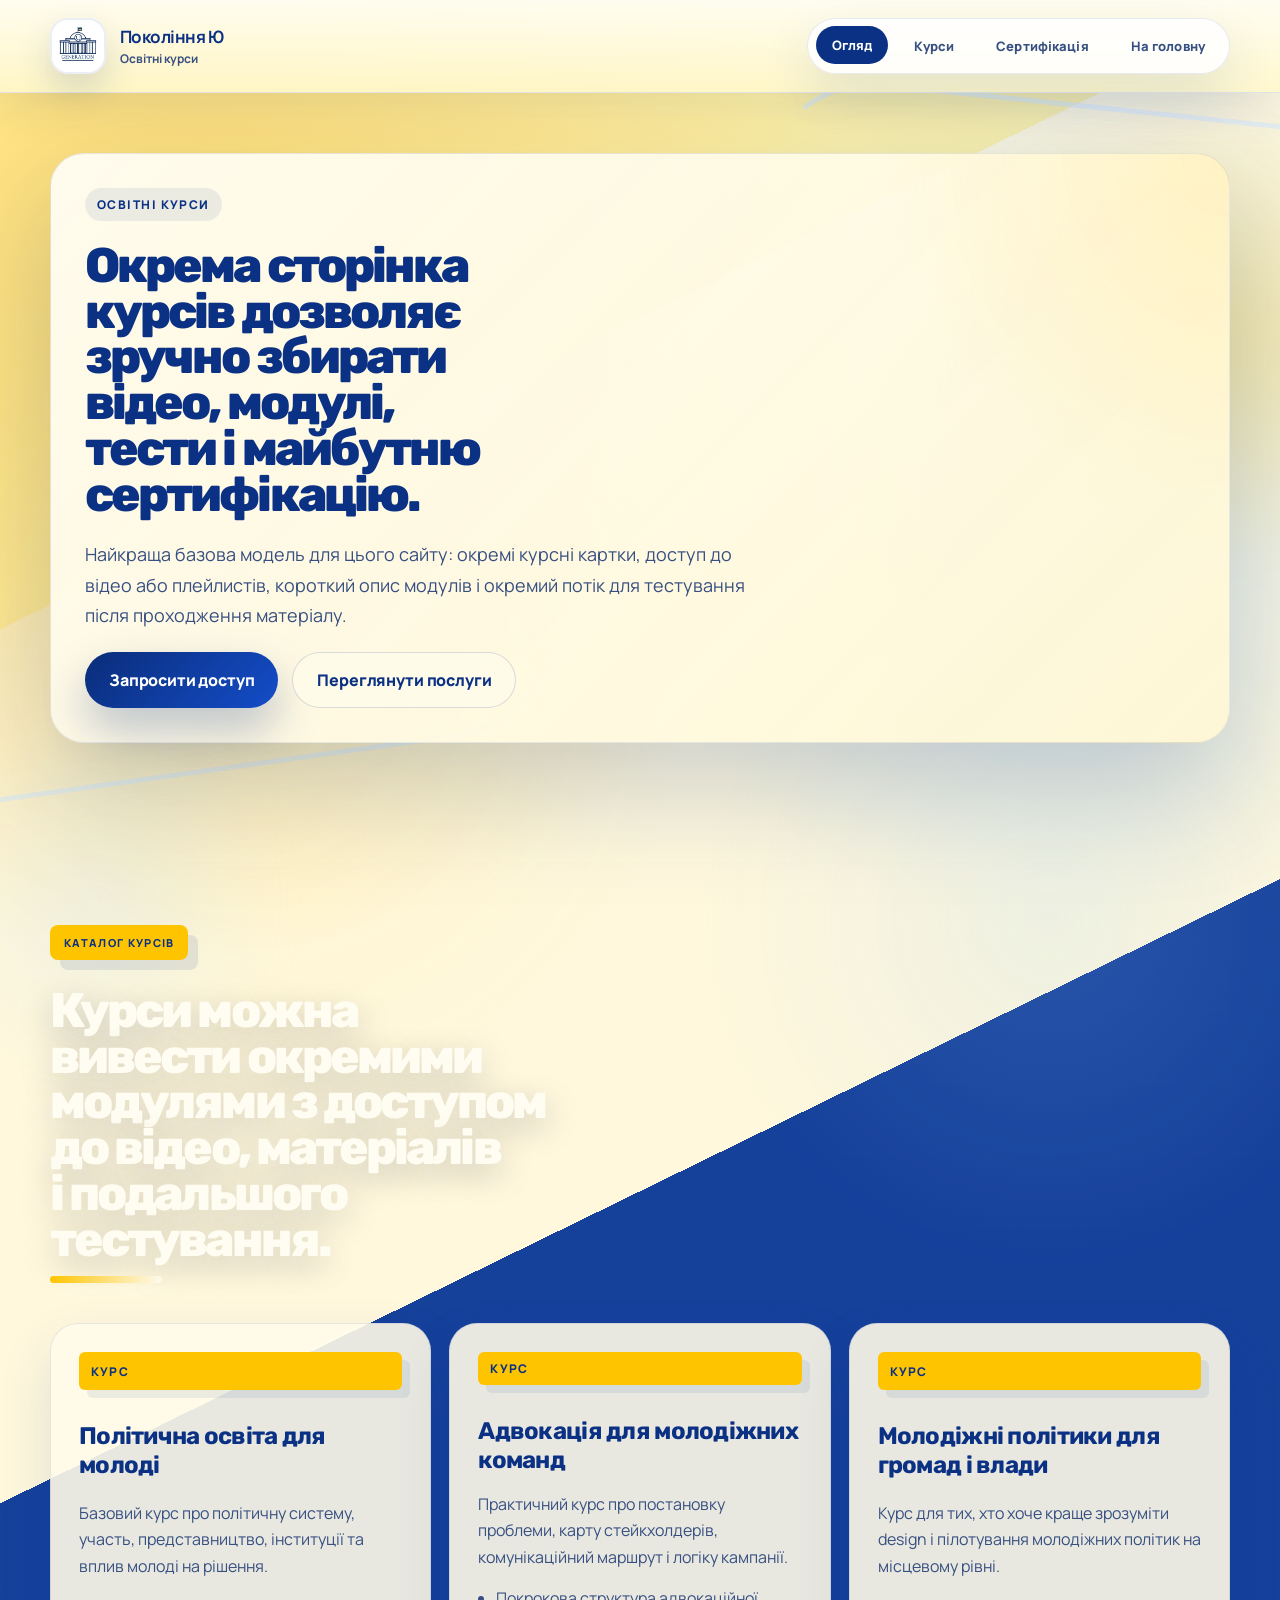
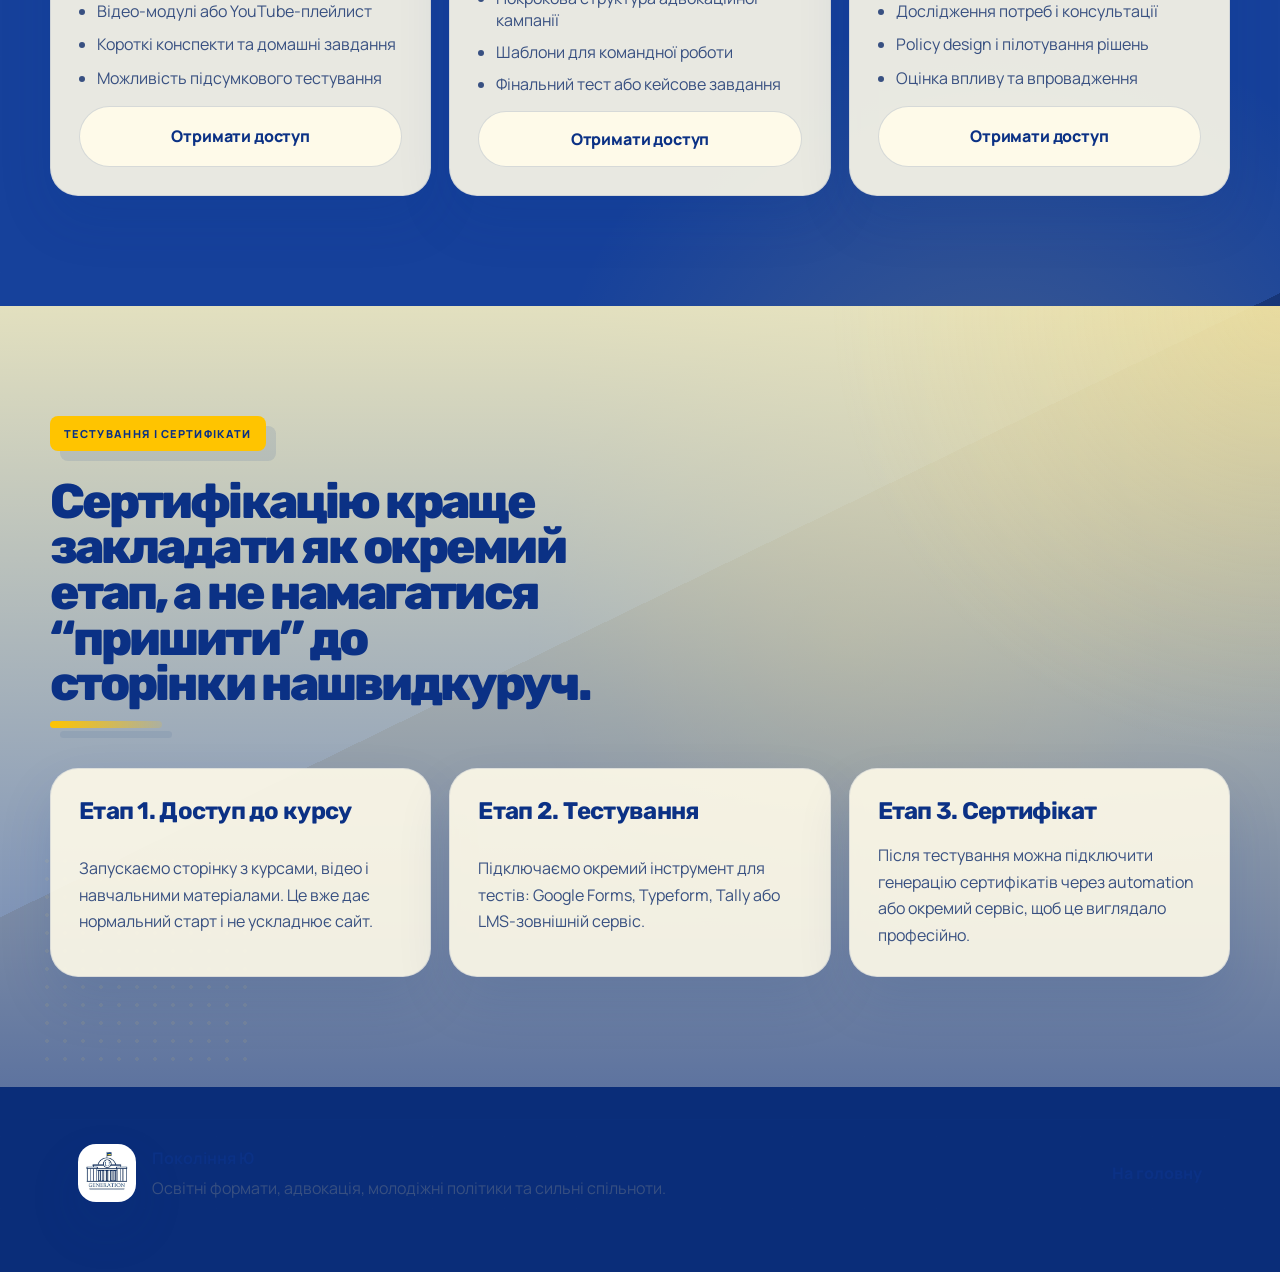
<file: courses.html>
<!DOCTYPE html>
<html lang="uk">
<head>
  <meta charset="UTF-8">
  <meta name="viewport" content="width=device-width, initial-scale=1.0">
  <title>Освітні курси | Покоління Ю</title>
  <meta
    name="description"
    content="Освітні курси Покоління Ю: політична освіта, адвокація, молодіжні політики та підготовка до тестування і сертифікації."
  >
  <link rel="preconnect" href="https://fonts.googleapis.com">
  <link rel="preconnect" href="https://fonts.gstatic.com" crossorigin>
  <link
    href="https://fonts.googleapis.com/css2?family=Manrope:wght@400;500;600;700;800&family=Rubik:wght@500;700;800;900&display=swap"
    rel="stylesheet"
  >
  <link rel="icon" type="image/svg+xml" href="./assets/favicon-yu.svg">
  <link rel="stylesheet" href="./styles.css">
</head>
<body data-content-page="courses">
  <div class="page-shell">
    <div class="page-atmosphere" aria-hidden="true">
      <span class="atmosphere-line atmosphere-line-one"></span>
      <span class="atmosphere-line atmosphere-line-two"></span>
      <span class="atmosphere-dots atmosphere-dots-one"></span>
      <span class="atmosphere-dots atmosphere-dots-two"></span>
    </div>

    <header class="site-header" id="top">
      <div class="container nav-wrap">
        <a class="brand" href="./index.html" aria-label="Покоління Ю">
          <span class="brand-mark">
            <img src="./assets/logo-instagram.jpg" alt="Логотип Покоління Ю">
          </span>
          <span class="brand-text">
            <strong>Покоління Ю</strong>
            <span>Освітні курси</span>
          </span>
        </a>

        <div class="header-actions">
          <nav class="site-nav" aria-label="Навігація сторінки курсів">
            <a href="#courses-top">Огляд</a>
            <a href="#courses-catalog">Курси</a>
            <a href="#courses-certification">Сертифікація</a>
            <a href="./index.html#courses">На головну</a>
          </nav>
        </div>
      </div>
    </header>

    <main class="subpage-main">
      <section class="subpage-hero" id="courses-top">
        <div class="container subpage-shell reveal">
          <span class="subpage-kicker" data-content="hero.kicker">Освітні курси</span>
          <h1 class="section-title" data-content="hero.title">Окрема сторінка курсів дозволяє зручно збирати відео, модулі, тести і майбутню сертифікацію.</h1>
          <p data-content="hero.text">
            Найкраща базова модель для цього сайту: окремі курсні картки, доступ до відео або плейлистів,
            короткий опис модулів і окремий потік для тестування після проходження матеріалу.
          </p>
          <div class="subpage-actions">
            <a class="button button-primary" href="mailto:ugeneration2023@gmail.com?subject=Запит%20на%20доступ%20до%20курсу">Запросити доступ</a>
            <a class="button button-secondary" href="./index.html#services">Переглянути послуги</a>
          </div>
        </div>
      </section>

      <section class="section" id="courses-catalog">
        <div class="container">
          <div class="section-heading reveal">
            <p class="eyebrow" data-content="catalog.eyebrow">Каталог курсів</p>
            <h2 class="section-title" data-content="catalog.title">Курси можна вивести окремими модулями з доступом до відео, матеріалів і подальшого тестування.</h2>
          </div>

          <div class="detail-grid">
            <article class="detail-card reveal">
              <span class="card-badge">Курс</span>
              <h3>Політична освіта для молоді</h3>
              <p>Базовий курс про політичну систему, участь, представництво, інституції та вплив молоді на рішення.</p>
              <ul class="detail-list">
                <li>Відео-модулі або YouTube-плейлист</li>
                <li>Короткі конспекти та домашні завдання</li>
                <li>Можливість підсумкового тестування</li>
              </ul>
              <a class="button button-secondary" href="mailto:ugeneration2023@gmail.com?subject=Доступ%20до%20курсу%20—%20Політична%20освіта">Отримати доступ</a>
            </article>

            <article class="detail-card reveal">
              <span class="card-badge">Курс</span>
              <h3>Адвокація для молодіжних команд</h3>
              <p>Практичний курс про постановку проблеми, карту стейкхолдерів, комунікаційний маршрут і логіку кампанії.</p>
              <ul class="detail-list">
                <li>Покрокова структура адвокаційної кампанії</li>
                <li>Шаблони для командної роботи</li>
                <li>Фінальний тест або кейсове завдання</li>
              </ul>
              <a class="button button-secondary" href="mailto:ugeneration2023@gmail.com?subject=Доступ%20до%20курсу%20—%20Адвокація">Отримати доступ</a>
            </article>

            <article class="detail-card reveal">
              <span class="card-badge">Курс</span>
              <h3>Молодіжні політики для громад і влади</h3>
              <p>Курс для тих, хто хоче краще зрозуміти design і пілотування молодіжних політик на місцевому рівні.</p>
              <ul class="detail-list">
                <li>Дослідження потреб і консультації</li>
                <li>Policy design і пілотування рішень</li>
                <li>Оцінка впливу та впровадження</li>
              </ul>
              <a class="button button-secondary" href="mailto:ugeneration2023@gmail.com?subject=Доступ%20до%20курсу%20—%20Молодіжні%20політики">Отримати доступ</a>
            </article>
          </div>
        </div>
      </section>

      <section class="section section-tint" id="courses-certification">
        <div class="container">
          <div class="section-heading reveal">
            <p class="eyebrow" data-content="certification.eyebrow">Тестування і сертифікати</p>
            <h2 class="section-title" data-content="certification.title">Сертифікацію краще закладати як окремий етап, а не намагатися “пришити” до сторінки нашвидкуруч.</h2>
          </div>

          <div class="detail-grid">
            <article class="certificate-card reveal">
              <h3>Етап 1. Доступ до курсу</h3>
              <p>Запускаємо сторінку з курсами, відео і навчальними матеріалами. Це вже дає нормальний старт і не ускладнює сайт.</p>
            </article>
            <article class="certificate-card reveal">
              <h3>Етап 2. Тестування</h3>
              <p>Підключаємо окремий інструмент для тестів: Google Forms, Typeform, Tally або LMS-зовнішній сервіс.</p>
            </article>
            <article class="certificate-card reveal">
              <h3>Етап 3. Сертифікат</h3>
              <p>Після тестування можна підключити генерацію сертифікатів через automation або окремий сервіс, щоб це виглядало професійно.</p>
            </article>
          </div>
        </div>
      </section>
    </main>

    <footer class="site-footer">
      <div class="container footer-wrap">
        <div class="footer-brand">
          <img src="./assets/logo-instagram.jpg" alt="Логотип Покоління Ю">
          <div>
            <strong>Покоління Ю</strong>
            <p>Освітні формати, адвокація, молодіжні політики та сильні спільноти.</p>
          </div>
        </div>
        <a href="./index.html" class="footer-link">На головну</a>
      </div>
    </footer>
  </div>

  <script src="./content.js"></script>
  <script src="./script.js"></script>
</body>
</html>
</file>
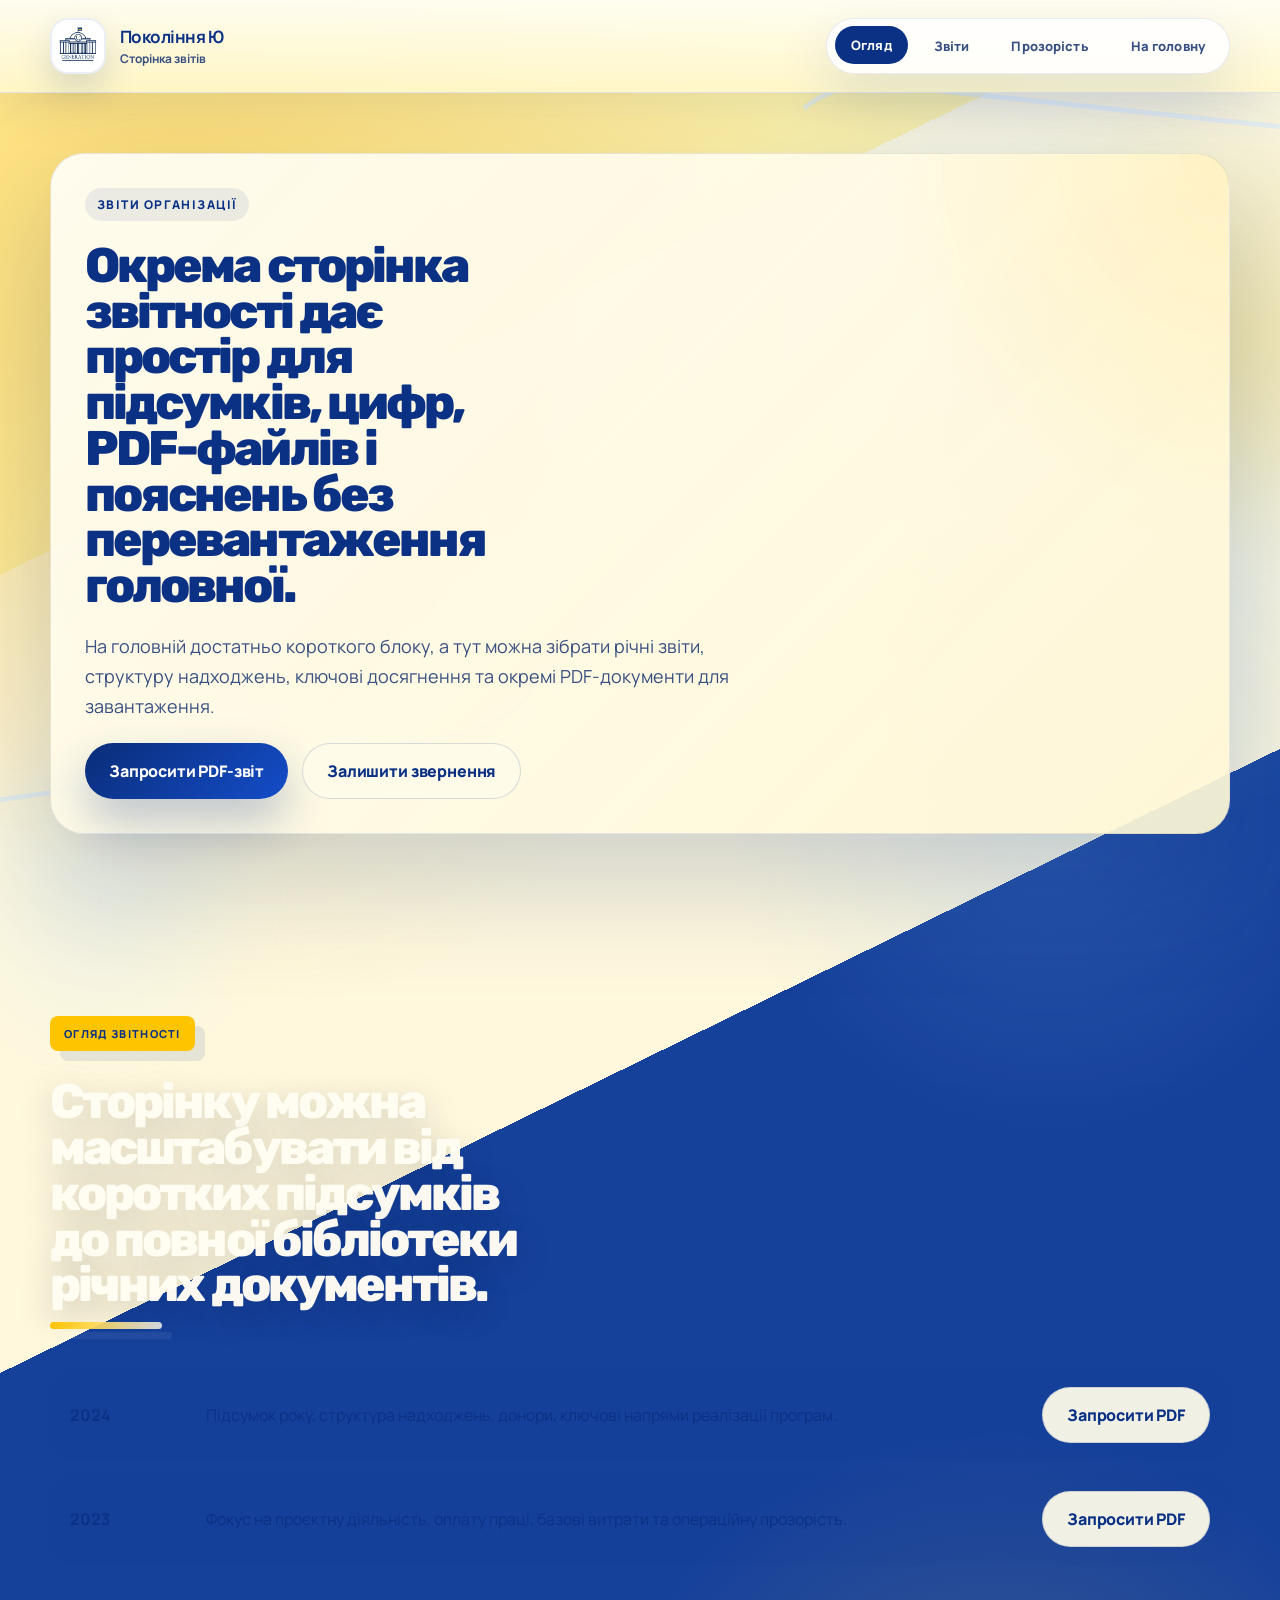
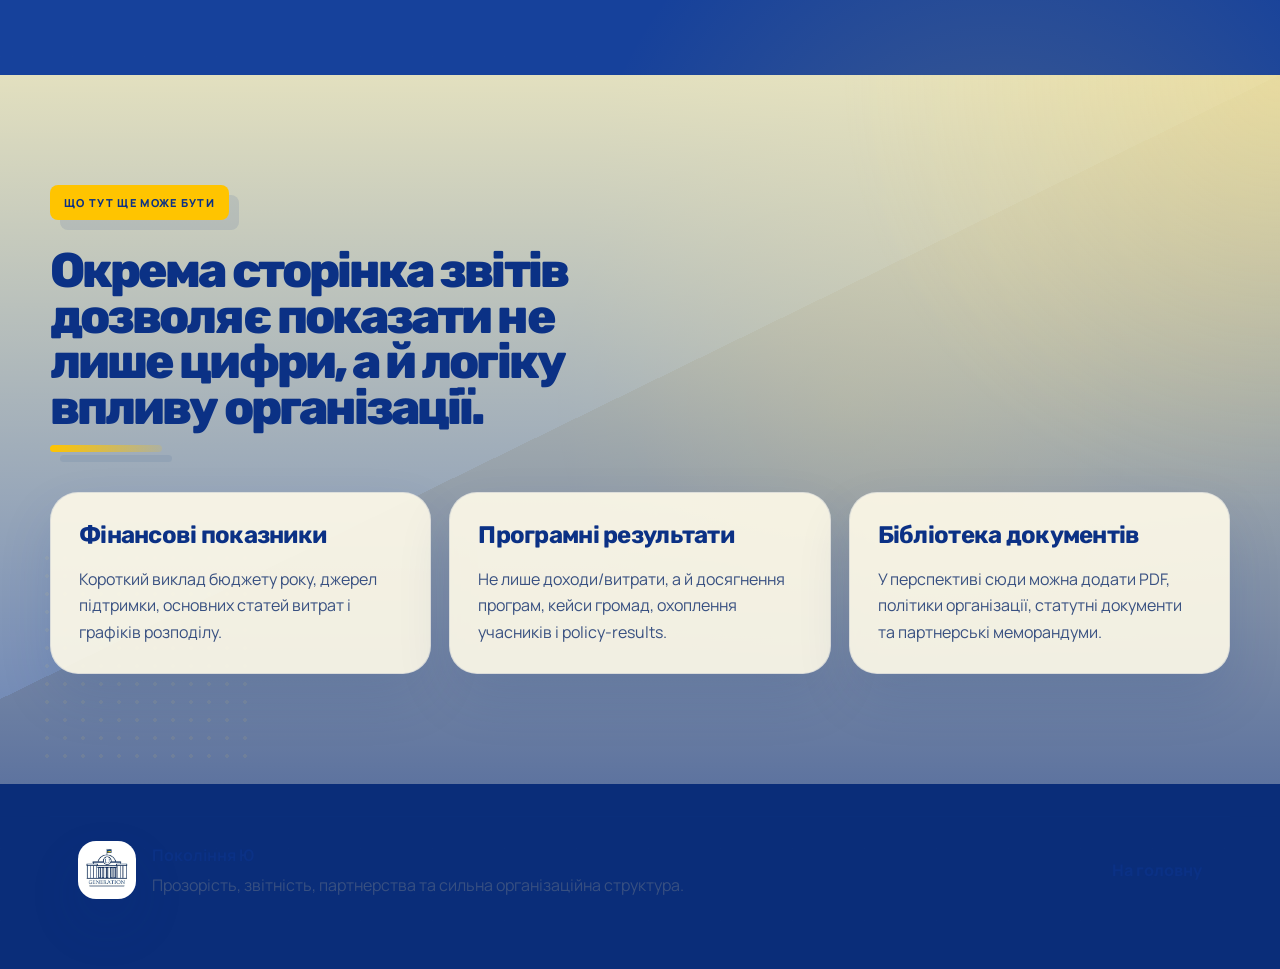
<file: reports.html>
<!DOCTYPE html>
<html lang="uk">
<head>
  <meta charset="UTF-8">
  <meta name="viewport" content="width=device-width, initial-scale=1.0">
  <title>Звіти | Покоління Ю</title>
  <meta
    name="description"
    content="Звіти Покоління Ю: короткі підсумки років, структура надходжень та окрема сторінка прозорості організації."
  >
  <link rel="preconnect" href="https://fonts.googleapis.com">
  <link rel="preconnect" href="https://fonts.gstatic.com" crossorigin>
  <link
    href="https://fonts.googleapis.com/css2?family=Manrope:wght@400;500;600;700;800&family=Rubik:wght@500;700;800;900&display=swap"
    rel="stylesheet"
  >
  <link rel="icon" type="image/svg+xml" href="./assets/favicon-yu.svg">
  <link rel="stylesheet" href="./styles.css">
</head>
<body data-content-page="reports">
  <div class="page-shell">
    <div class="page-atmosphere" aria-hidden="true">
      <span class="atmosphere-line atmosphere-line-one"></span>
      <span class="atmosphere-line atmosphere-line-two"></span>
      <span class="atmosphere-dots atmosphere-dots-one"></span>
      <span class="atmosphere-dots atmosphere-dots-two"></span>
    </div>

    <header class="site-header" id="top">
      <div class="container nav-wrap">
        <a class="brand" href="./index.html" aria-label="Покоління Ю">
          <span class="brand-mark">
            <img src="./assets/logo-instagram.jpg" alt="Логотип Покоління Ю">
          </span>
          <span class="brand-text">
            <strong>Покоління Ю</strong>
            <span>Сторінка звітів</span>
          </span>
        </a>

        <div class="header-actions">
          <nav class="site-nav" aria-label="Навігація сторінки звітів">
            <a href="#reports-top">Огляд</a>
            <a href="#reports-library">Звіти</a>
            <a href="#reports-transparency">Прозорість</a>
            <a href="./index.html#reports-summary">На головну</a>
          </nav>
        </div>
      </div>
    </header>

    <main class="subpage-main">
      <section class="subpage-hero" id="reports-top">
        <div class="container subpage-shell reveal">
          <span class="subpage-kicker" data-content="hero.kicker">Звіти організації</span>
          <h1 class="section-title" data-content="hero.title">Окрема сторінка звітності дає простір для підсумків, цифр, PDF-файлів і пояснень без перевантаження головної.</h1>
          <p data-content="hero.text">
            На головній достатньо короткого блоку, а тут можна зібрати річні звіти, структуру надходжень,
            ключові досягнення та окремі PDF-документи для завантаження.
          </p>
          <div class="subpage-actions">
            <a class="button button-primary" href="mailto:ugeneration2023@gmail.com?subject=Запит%20на%20річний%20звіт">Запросити PDF-звіт</a>
            <a class="button button-secondary" href="./index.html#feedback">Залишити звернення</a>
          </div>
        </div>
      </section>

      <section class="section" id="reports-library">
        <div class="container">
          <div class="section-heading reveal">
            <p class="eyebrow" data-content="overview.eyebrow">Огляд звітності</p>
            <h2 class="section-title" data-content="overview.title">Сторінку можна масштабувати від коротких підсумків до повної бібліотеки річних документів.</h2>
          </div>

          <div class="report-table">
            <article class="report-row reveal">
              <strong>2024</strong>
              <span>Підсумок року, структура надходжень, донори, ключові напрями реалізації програм.</span>
              <a class="button button-secondary" href="mailto:ugeneration2023@gmail.com?subject=Запит%20PDF%20звіт%202024">Запросити PDF</a>
            </article>
            <article class="report-row reveal">
              <strong>2023</strong>
              <span>Фокус на проєктну діяльність, оплату праці, базові витрати та операційну прозорість.</span>
              <a class="button button-secondary" href="mailto:ugeneration2023@gmail.com?subject=Запит%20PDF%20звіт%202023">Запросити PDF</a>
            </article>
          </div>
        </div>
      </section>

      <section class="section section-tint" id="reports-transparency">
        <div class="container">
          <div class="section-heading reveal">
            <p class="eyebrow" data-content="transparency.eyebrow">Що тут ще може бути</p>
            <h2 class="section-title" data-content="transparency.title">Окрема сторінка звітів дозволяє показати не лише цифри, а й логіку впливу організації.</h2>
          </div>

          <div class="detail-grid">
            <article class="report-card reveal">
              <h3>Фінансові показники</h3>
              <p>Короткий виклад бюджету року, джерел підтримки, основних статей витрат і графіків розподілу.</p>
            </article>
            <article class="report-card reveal">
              <h3>Програмні результати</h3>
              <p>Не лише доходи/витрати, а й досягнення програм, кейси громад, охоплення учасників і policy-results.</p>
            </article>
            <article class="report-card reveal">
              <h3>Бібліотека документів</h3>
              <p>У перспективі сюди можна додати PDF, політики організації, статутні документи та партнерські меморандуми.</p>
            </article>
          </div>
        </div>
      </section>
    </main>

    <footer class="site-footer">
      <div class="container footer-wrap">
        <div class="footer-brand">
          <img src="./assets/logo-instagram.jpg" alt="Логотип Покоління Ю">
          <div>
            <strong>Покоління Ю</strong>
            <p>Прозорість, звітність, партнерства та сильна організаційна структура.</p>
          </div>
        </div>
        <a href="./index.html" class="footer-link">На головну</a>
      </div>
    </footer>
  </div>

  <script src="./content.js"></script>
  <script src="./script.js"></script>
</body>
</html>
</file>
<file: styles.css>
:root {
  --bg: #fff8c4;
  --bg-strong: #fff2a9;
  --surface: rgba(255, 251, 233, 0.9);
  --surface-strong: #ffffff;
  --line: rgba(11, 49, 133, 0.14);
  --line-strong: rgba(11, 49, 133, 0.26);
  --ink: #0b3185;
  --muted: #385081;
  --brand: #0b3185;
  --brand-strong: #08286d;
  --accent: #ffc400;
  --accent-deep: #f1b000;
  --accent-soft: #bddcff;
  --accent-ice: #e8f4ff;
  --success: #2d8c79;
  --shadow-soft: 0 24px 54px rgba(11, 49, 133, 0.12);
  --shadow-bold: 0 42px 120px rgba(11, 49, 133, 0.22);
  --radius-xl: 34px;
  --radius-lg: 24px;
  --radius-md: 18px;
  --container: min(1180px, calc(100vw - 40px));
  --header-offset: 104px;
  --dot-pattern: radial-gradient(circle, rgba(255, 196, 0, 0.4) 0 1.6px, transparent 1.7px);
  --grid-pattern:
    linear-gradient(rgba(255, 255, 255, 0.08) 1px, transparent 1px),
    linear-gradient(90deg, rgba(255, 255, 255, 0.08) 1px, transparent 1px);
}

*,
*::before,
*::after {
  box-sizing: border-box;
}

html {
  scroll-behavior: smooth;
  scroll-padding-top: var(--header-offset);
  overflow-anchor: none;
}

body {
  margin: 0;
  font-family: "Manrope", sans-serif;
  background:
    radial-gradient(circle at 14% 10%, rgba(255, 211, 92, 0.72) 0, rgba(255, 211, 92, 0) 24%),
    radial-gradient(circle at 84% 16%, rgba(173, 214, 255, 0.3) 0, rgba(173, 214, 255, 0) 18%),
    radial-gradient(circle at 78% 72%, rgba(255, 214, 94, 0.18) 0, rgba(255, 214, 94, 0) 20%),
    linear-gradient(154deg, #fff2a7 0 18%, #fff8dd 18% 43%, #16419b 43% 72%, #0a2d79 72% 100%),
    linear-gradient(180deg, #fff9d7 0%, #fff4b5 100%);
  color: var(--ink);
  overflow-x: hidden;
  overflow-anchor: none;
  text-rendering: optimizeLegibility;
}

img {
  display: block;
  max-width: 100%;
}

a {
  color: inherit;
  text-decoration: none;
}

button {
  font: inherit;
}

.page-shell {
  position: relative;
  overflow: clip;
  isolation: isolate;
  overflow-anchor: none;
}

.page-shell::before,
.page-shell::after {
  content: "";
  position: absolute;
  inset: auto;
  z-index: 0;
  pointer-events: none;
  filter: blur(20px);
  animation: floatOrb 16s ease-in-out infinite alternate;
}

.page-shell::before {
  top: 110px;
  right: -140px;
  width: 460px;
  height: 460px;
  border-radius: 44px;
  background: radial-gradient(circle at center, rgba(255, 196, 0, 0.3), rgba(255, 196, 0, 0.03) 64%, transparent 78%);
  transform: rotate(-12deg);
}

.page-shell::after {
  top: 720px;
  left: -80px;
  width: 360px;
  height: 360px;
  border-radius: 50%;
  background: radial-gradient(circle at center, rgba(189, 220, 255, 0.24), rgba(189, 220, 255, 0.03) 60%, transparent 76%);
  transform: rotate(18deg);
  animation-duration: 20s;
}

.page-atmosphere {
  position: absolute;
  inset: 0;
  z-index: 0;
  pointer-events: none;
  overflow: hidden;
}

.page-atmosphere::before,
.page-atmosphere::after {
  content: "";
  position: absolute;
  inset: 0;
}

.page-atmosphere::before {
  background-image: var(--grid-pattern);
  background-size: 72px 72px;
  opacity: 0.045;
  mix-blend-mode: soft-light;
  animation: gridPan 28s linear infinite;
}

.page-atmosphere::after {
  background:
    radial-gradient(circle at 20% 24%, rgba(255, 232, 140, 0.22), transparent 18%),
    radial-gradient(circle at 82% 32%, rgba(147, 201, 255, 0.18), transparent 16%),
    radial-gradient(circle at 66% 78%, rgba(255, 196, 0, 0.1), transparent 14%);
  opacity: 0.85;
  animation: auraShift 22s ease-in-out infinite alternate;
}

.atmosphere-line,
.atmosphere-dots {
  position: absolute;
  display: block;
}

.atmosphere-line {
  border: 5px solid rgba(213, 233, 255, 0.72);
  border-radius: 999px;
  opacity: 0.78;
  filter: drop-shadow(0 0 20px rgba(163, 202, 255, 0.22));
  animation: ribbonFloat 18s ease-in-out infinite alternate;
}

.atmosphere-line-one {
  top: 110px;
  right: -240px;
  width: 760px;
  height: 220px;
  border-left-color: transparent;
  border-bottom-color: transparent;
  transform: rotate(6deg);
}

.atmosphere-line-two {
  top: 540px;
  left: -260px;
  width: 820px;
  height: 240px;
  border-right-color: transparent;
  border-top-color: transparent;
  transform: rotate(-8deg);
  animation-duration: 24s;
}

.atmosphere-dots {
  background-image: var(--dot-pattern);
  background-size: 18px 18px;
  opacity: 0.34;
  animation: dotDrift 14s ease-in-out infinite;
}

.atmosphere-dots-one {
  top: 210px;
  right: 8%;
  width: 180px;
  height: 180px;
}

.atmosphere-dots-two {
  left: 3%;
  bottom: 200px;
  width: 220px;
  height: 220px;
  opacity: 0.2;
  animation-duration: 18s;
}

.container {
  width: var(--container);
  margin: 0 auto;
  position: relative;
  z-index: 1;
}

main section[id] {
  scroll-margin-top: var(--header-offset);
}

.section {
  padding: 110px 0;
  position: relative;
}

.section-tint {
  background:
    radial-gradient(circle at top right, rgba(255, 208, 61, 0.22), transparent 30%),
    linear-gradient(180deg, rgba(255, 246, 196, 0.88), rgba(255, 251, 233, 0.34));
}

.eyebrow {
  display: inline-flex;
  width: fit-content;
  margin: 0 0 14px;
  padding: 10px 14px;
  background: var(--accent);
  color: var(--brand);
  text-transform: uppercase;
  letter-spacing: 0.12em;
  font-size: 11px;
  font-weight: 900;
  border-radius: 8px;
  box-shadow: 10px 10px 0 rgba(11, 49, 133, 0.1);
}

.section-title,
.hero h1 {
  margin: 0;
  font-family: "Rubik", sans-serif;
  font-weight: 800;
  letter-spacing: -0.06em;
  line-height: 0.94;
  text-wrap: balance;
}

.hero h1 {
  font-size: clamp(42px, 5vw, 74px);
  max-width: 12ch;
}

.section-title {
  font-size: clamp(34px, 3.8vw, 58px);
  max-width: 14ch;
}

.site-header {
  position: sticky;
  top: 0;
  z-index: 30;
  padding: 18px 0;
  backdrop-filter: blur(24px) saturate(1.15);
  background:
    linear-gradient(180deg, rgba(255, 253, 243, 0.97), rgba(255, 247, 204, 0.9));
  border-bottom: 1px solid rgba(11, 49, 133, 0.12);
  box-shadow: 0 14px 44px rgba(11, 49, 133, 0.1);
}

.nav-wrap {
  display: flex;
  align-items: center;
  justify-content: space-between;
  gap: 24px;
}

.header-actions {
  display: flex;
  align-items: center;
  gap: 16px;
  margin-left: auto;
}

.brand {
  display: inline-flex;
  align-items: center;
  gap: 14px;
}

.brand-mark {
  width: 56px;
  height: 56px;
  display: grid;
  place-items: center;
  overflow: hidden;
  border-radius: 18px;
  background: white;
  border: 2px solid rgba(11, 49, 133, 0.08);
  box-shadow: 0 16px 34px rgba(11, 49, 133, 0.16);
}

.brand-mark img {
  width: 100%;
  height: 100%;
  object-fit: cover;
}

.brand-text {
  display: grid;
  gap: 2px;
}

.brand-text strong {
  font-size: 17px;
  letter-spacing: -0.03em;
}

.brand-text span {
  color: var(--muted);
  font-size: 12px;
  font-weight: 700;
}

.site-nav {
  display: flex;
  align-items: center;
  gap: 10px;
  padding: 8px;
  border: 1px solid rgba(11, 49, 133, 0.1);
  background: rgba(255, 255, 255, 0.88);
  border-radius: 999px;
  box-shadow: var(--shadow-soft);
}

.social-links {
  display: flex;
  align-items: center;
  gap: 10px;
  padding: 8px 10px;
  border-radius: 999px;
  background: rgba(255, 255, 255, 0.9);
  border: 1px solid rgba(11, 49, 133, 0.1);
  box-shadow: var(--shadow-soft);
}

.social-link {
  width: 40px;
  height: 40px;
  display: grid;
  place-items: center;
  border-radius: 999px;
  background: rgba(255, 196, 0, 0.14);
  transition: transform 0.24s ease, background-color 0.24s ease, box-shadow 0.24s ease;
}

.social-link img {
  width: 18px;
  height: 18px;
  filter: invert(14%) sepia(61%) saturate(3111%) hue-rotate(211deg) brightness(86%) contrast(99%);
}

.social-link:hover {
  transform: translateY(-2px);
  background: rgba(255, 196, 0, 0.32);
  box-shadow: 0 12px 24px rgba(11, 49, 133, 0.12);
}

.site-nav a {
  padding: 10px 16px;
  border-radius: 999px;
  color: var(--muted);
  font-size: 13px;
  font-weight: 800;
  letter-spacing: 0.01em;
  transition: background-color 0.24s ease, color 0.24s ease, transform 0.24s ease;
}

.site-nav a:hover,
.site-nav a.is-active {
  background: var(--brand);
  color: white;
  transform: translateY(-1px);
}

.nav-toggle {
  display: none;
  width: 48px;
  height: 48px;
  border: 1px solid rgba(11, 49, 133, 0.12);
  border-radius: 14px;
  background: linear-gradient(180deg, rgba(255, 251, 233, 0.98), rgba(247, 239, 201, 0.96));
  box-shadow: 0 16px 32px rgba(11, 49, 133, 0.18);
}

.nav-toggle span {
  display: block;
  width: 22px;
  height: 2.5px;
  margin: 5px auto;
  background: var(--brand);
  border-radius: 999px;
}

.hero {
  padding: 18px 0 92px;
}

.split-section,
.contact-grid,
.results-layout {
  display: grid;
  grid-template-columns: 1.1fr 0.9fr;
  gap: 42px;
  align-items: center;
}

.hero-copy,
.section-copy,
.contact-copy {
  display: grid;
  gap: 24px;
}

.hero-lead,
.section-copy p,
.contact-copy p,
.campaigns-head p,
.finance-card p,
.program-top p,
.feature-card p,
.service-card p {
  margin: 0;
  color: var(--muted);
  font-size: 18px;
  line-height: 1.68;
  font-weight: 500;
}

.hero-actions,
.contact-actions {
  display: flex;
  flex-wrap: wrap;
  gap: 14px;
}

.button {
  display: inline-flex;
  align-items: center;
  justify-content: center;
  min-height: 56px;
  padding: 0 24px;
  border-radius: 999px;
  font-weight: 900;
  letter-spacing: -0.01em;
  position: relative;
  overflow: hidden;
  transition: transform 0.24s ease, box-shadow 0.24s ease, background-color 0.24s ease, filter 0.24s ease;
}

.button:hover {
  transform: translateY(-3px);
  filter: saturate(1.04);
}

.button::after {
  content: "";
  position: absolute;
  inset: 0 auto 0 -34%;
  width: 30%;
  transform: skewX(-18deg);
  background: linear-gradient(90deg, transparent, rgba(255, 255, 255, 0.28), transparent);
  transition: transform 0.5s ease;
}

.button:hover::after {
  transform: translateX(330%) skewX(-18deg);
}

.button-primary {
  color: white;
  background: linear-gradient(135deg, #0a2d79 0%, #144dc9 100%);
  box-shadow: 0 22px 46px rgba(11, 49, 133, 0.28);
}

.button-secondary {
  background: rgba(255, 251, 233, 0.94);
  border: 1px solid rgba(11, 49, 133, 0.16);
  color: var(--ink);
}

.hero-stats {
  display: grid;
  grid-template-columns: repeat(3, minmax(0, 1fr));
  gap: 16px;
  margin: 10px 0 0;
}

.hero-stats div,
.stat-card,
.feature-card,
.service-panel,
.program-card,
.campaigns-card,
.finance-card,
.contact-card,
.mini-card {
  background: var(--surface);
  border: 1px solid rgba(11, 49, 133, 0.1);
  box-shadow: var(--shadow-soft);
  backdrop-filter: blur(20px) saturate(1.08);
}

.hero-stats div {
  padding: 20px;
  border-radius: 22px;
}

.hero-stats dt,
.stat-card strong,
.finance-head strong {
  display: block;
  font-family: "Rubik", sans-serif;
  font-size: clamp(28px, 2.2vw, 38px);
  letter-spacing: -0.05em;
}

.hero-stats dd,
.stat-card span,
.finance-year {
  margin: 10px 0 0;
  color: var(--muted);
  font-size: 14px;
  line-height: 1.5;
}

.hero-stage {
  position: relative;
  min-height: calc(100vh - 122px);
  overflow: hidden;
  box-shadow: var(--shadow-bold);
  border-radius: 34px;
  background:
    radial-gradient(circle at 22% 14%, rgba(255, 208, 61, 0.2), transparent 28%),
    linear-gradient(180deg, rgba(11, 49, 133, 0.06), rgba(11, 49, 133, 0.2)),
    linear-gradient(135deg, #12388f 0%, #0a2d79 100%);
}

.hero-stage::before {
  content: "";
  position: absolute;
  top: 4%;
  right: -8%;
  width: 56%;
  height: 22%;
  border: 5px solid rgba(197, 224, 255, 0.72);
  border-left-color: transparent;
  border-bottom-color: transparent;
  border-radius: 999px;
  transform: rotate(8deg);
  opacity: 0.86;
  animation: ribbonFloat 16s ease-in-out infinite alternate;
}

.hero-stage::after {
  content: "";
  position: absolute;
  inset: 0;
  background:
    linear-gradient(90deg, rgba(10, 45, 121, 0.72) 0%, rgba(11, 49, 133, 0.3) 30%, rgba(11, 49, 133, 0.05) 52%, rgba(11, 49, 133, 0) 74%),
    linear-gradient(180deg, rgba(255, 221, 114, 0.04) 0%, rgba(11, 49, 133, 0) 32%, rgba(11, 49, 133, 0.24) 100%);
  pointer-events: none;
}

.hero-ribbons {
  position: absolute;
  inset: 0;
  z-index: 0;
  pointer-events: none;
}

.hero-ribbon {
  position: absolute;
  display: block;
  border: 4px solid rgba(210, 231, 255, 0.72);
  border-radius: 999px;
  opacity: 0.75;
  animation: ribbonFloat 20s ease-in-out infinite alternate;
}

.hero-ribbon-one {
  left: -12%;
  bottom: 10%;
  width: 58%;
  height: 22%;
  border-top-color: transparent;
  border-right-color: transparent;
  transform: rotate(8deg);
}

.hero-ribbon-two {
  right: -10%;
  top: 13%;
  width: 42%;
  height: 18%;
  border-left-color: transparent;
  border-bottom-color: transparent;
  transform: rotate(-12deg);
  animation-duration: 22s;
}

.hero-background,
.photo-frame {
  width: 100%;
  height: 100%;
  object-fit: cover;
}

.hero-background {
  object-position: center top;
  transform: scale(1.04);
  animation: heroZoom 22s cubic-bezier(0.4, 0, 0.2, 1) infinite alternate;
  filter: saturate(1.02) contrast(1.02);
}

.photo-frame {
  overflow: hidden;
  border-radius: var(--radius-xl);
  border: 1px solid rgba(255, 255, 255, 0.85);
  box-shadow: var(--shadow-bold);
}

.photo-frame img {
  width: 100%;
  height: 100%;
  object-fit: cover;
}

.hero-overlay {
  position: absolute;
  inset: 0;
  z-index: 1;
  display: grid;
  align-content: space-between;
  padding-top: clamp(42px, 8vh, 92px);
  padding-bottom: clamp(28px, 5vh, 52px);
}

.hero-copy {
  max-width: min(680px, 58vw);
  align-content: start;
}

.hero-title-stack {
  display: flex;
  flex-wrap: wrap;
  gap: 14px;
  max-width: 840px;
}

.hero-title-band {
  display: inline-flex;
  align-items: center;
  min-height: 88px;
  padding: 14px 24px;
  border-radius: 10px;
  font-family: "Rubik", sans-serif;
  font-size: clamp(34px, 5vw, 74px);
  font-weight: 800;
  line-height: 0.95;
  letter-spacing: -0.06em;
  box-shadow: 16px 16px 0 rgba(11, 49, 133, 0.12);
  transition: transform 0.3s ease, box-shadow 0.3s ease;
}

.hero-title-band-light {
  background: rgba(255, 251, 233, 0.96);
  color: var(--brand);
}

.hero-title-band-dark {
  background: rgba(11, 49, 133, 0.96);
  color: white;
}

.hero-title-band-accent {
  min-height: 64px;
  padding-block: 12px;
  font-size: clamp(18px, 2vw, 27px);
  background: rgba(255, 196, 0, 0.96);
  color: var(--brand);
}

.hero-title-band-accent::after {
  content: "";
  width: 44px;
  height: 2px;
  margin-left: 14px;
  background: currentColor;
  opacity: 0.5;
}

.hero-copy:hover .hero-title-band {
  transform: translateY(-2px);
  box-shadow: 18px 18px 0 rgba(11, 49, 133, 0.1);
}

.split-section {
  align-items: start;
}

.value-list,
.opportunity-grid,
.service-grid,
.program-grid,
.stats-grid,
.finance-grid,
.partners-grid,
.campaign-grid {
  display: grid;
  gap: 18px;
}

.value-list {
  grid-template-columns: repeat(2, minmax(0, 1fr));
}

.org-grid,
.governance-grid,
.service-offer-grid,
.portfolio-grid,
.testimonial-grid,
.feedback-grid,
.courses-preview {
  display: grid;
  gap: 18px;
}

.org-grid {
  grid-template-columns: repeat(2, minmax(0, 1fr));
}

.governance-grid,
.service-offer-grid,
.portfolio-grid,
.testimonial-grid,
.feedback-grid,
.courses-preview {
  grid-template-columns: repeat(3, minmax(0, 1fr));
}

.org-card,
.governance-card,
.service-offer-card,
.portfolio-card,
.testimonial-card,
.feedback-card,
.course-teaser-card {
  padding: 28px;
  border-radius: 28px;
  background: var(--surface);
  border: 1px solid rgba(11, 49, 133, 0.1);
  box-shadow: var(--shadow-soft);
  backdrop-filter: blur(18px) saturate(1.08);
}

.org-label {
  display: inline-flex;
  width: fit-content;
  margin-bottom: 14px;
  padding: 8px 10px;
  border-radius: 999px;
  background: rgba(11, 49, 133, 0.08);
  color: var(--brand);
  font-size: 12px;
  font-weight: 900;
  letter-spacing: 0.12em;
  text-transform: uppercase;
}

.org-card h3,
.governance-card h3,
.service-offer-card h3,
.portfolio-card h3,
.testimonial-card strong,
.feedback-card h3,
.course-teaser-card h3 {
  margin: 0 0 12px;
  font-family: "Rubik", sans-serif;
  font-size: 24px;
  font-weight: 800;
  line-height: 1.22;
  letter-spacing: -0.03em;
}

.org-card p,
.governance-card p,
.service-offer-card p,
.portfolio-card p,
.testimonial-card p,
.feedback-card p,
.course-teaser-card p {
  margin: 0;
  color: var(--muted);
  line-height: 1.66;
}

.service-offer-card,
.course-teaser-card {
  display: grid;
  gap: 18px;
  align-content: start;
}

.partners-panel,
.reports-cta {
  margin-top: 28px;
}

.portfolio-card,
.feedback-card,
.testimonial-card {
  display: grid;
  gap: 14px;
  align-content: start;
}

.course-teaser-card .button,
.service-offer-card .button {
  width: fit-content;
}

.mini-card,
.feature-card,
.service-card,
.program-card,
.stat-card,
.finance-card {
  border-radius: var(--radius-lg);
  padding: 26px;
  transition: transform 0.28s ease, box-shadow 0.28s ease, border-color 0.28s ease;
}

.mini-card:hover,
.feature-card:hover,
.service-card:hover,
.program-card:hover,
.stat-card:hover,
.finance-card:hover,
.campaigns-card:hover,
.contact-card:hover,
.feed-card:hover,
.partner-logo:hover {
  transform: translateY(-6px);
  box-shadow: 0 28px 62px rgba(11, 49, 133, 0.14);
}

.mini-card h3,
.feature-card h3,
.service-card strong,
.program-card h3,
.campaigns-card h3 {
  margin: 0 0 12px;
  font-size: 24px;
  font-family: "Rubik", sans-serif;
  font-weight: 800;
  line-height: 1.2;
  letter-spacing: -0.03em;
}

.mini-card p {
  margin: 0;
  color: var(--muted);
  line-height: 1.65;
}

.stacked-media {
  display: grid;
  gap: 18px;
}

.photo-frame-large {
  min-height: 520px;
}

.stack-row {
  display: grid;
  grid-template-columns: repeat(2, minmax(0, 1fr));
  gap: 18px;
}

.stack-row .photo-frame {
  min-height: 240px;
}

.section-heading {
  display: grid;
  gap: 14px;
  margin-bottom: 40px;
}

.section-heading::after {
  content: "";
  width: 112px;
  height: 7px;
  border-radius: 999px;
  background: linear-gradient(90deg, var(--accent), rgba(255, 196, 0, 0.14));
  box-shadow: 10px 10px 0 rgba(11, 49, 133, 0.08);
}

.section-heading .section-title {
  max-width: 16ch;
}

.opportunity-grid {
  grid-template-columns: repeat(3, minmax(0, 1fr));
}

.card-badge {
  display: inline-flex;
  align-items: center;
  padding: 8px 12px;
  margin-bottom: 16px;
  border-radius: 6px;
  background: var(--accent);
  color: var(--brand);
  font-size: 12px;
  font-weight: 900;
  letter-spacing: 0.1em;
  text-transform: uppercase;
  box-shadow: 8px 8px 0 rgba(11, 49, 133, 0.08);
}

.service-panel {
  margin-top: 24px;
  padding: 30px;
  border-radius: 30px;
}

.service-panel-head {
  display: grid;
  gap: 10px;
  margin-bottom: 20px;
}

.service-panel-head h3 {
  margin: 0;
  font-size: 28px;
}

.service-grid,
.program-grid,
.finance-grid {
  grid-template-columns: repeat(3, minmax(0, 1fr));
}

.service-card span {
  display: inline-flex;
  margin-bottom: 12px;
  padding: 8px 12px;
  border-radius: 6px;
  background: rgba(255, 196, 0, 0.22);
  color: #6d5100;
  font-weight: 800;
}

.brand-feed .section-title {
  max-width: 15ch;
}

.feed-grid {
  display: grid;
  grid-template-columns: repeat(4, minmax(0, 1fr));
  gap: 18px;
}

.feed-card {
  display: grid;
  gap: 0;
  background: linear-gradient(180deg, rgba(255, 255, 255, 0.98), rgba(252, 248, 235, 0.96));
  border-radius: 28px;
  overflow: hidden;
  border: 1px solid rgba(11, 49, 133, 0.08);
  box-shadow: var(--shadow-soft);
  transition: transform 0.28s ease, box-shadow 0.28s ease;
}

.reports-cta {
  display: flex;
  justify-content: flex-start;
}

.quiz-launch {
  min-height: 44px;
  padding: 0 18px;
  border: 1px solid rgba(11, 49, 133, 0.14);
  border-radius: 999px;
  background: linear-gradient(180deg, rgba(11, 49, 133, 0.96), rgba(17, 77, 201, 0.94));
  color: white;
  font-size: 13px;
  font-weight: 900;
  letter-spacing: 0.06em;
  text-transform: uppercase;
  box-shadow: 0 16px 34px rgba(11, 49, 133, 0.22);
  transition: transform 0.24s ease, box-shadow 0.24s ease, filter 0.24s ease;
}

.quiz-launch:hover {
  transform: translateY(-2px);
  box-shadow: 0 20px 40px rgba(11, 49, 133, 0.28);
  filter: saturate(1.08);
}

.quiz-flyout-backdrop {
  display: none !important;
}

.quiz-flyout {
  position: fixed;
  top: calc(var(--header-offset) + 10px);
  right: max(10px, calc((100vw - var(--container)) / 2 - 18px));
  z-index: 50;
  width: min(318px, calc(100vw - 24px));
  max-height: calc(100vh - var(--header-offset) - 20px);
  opacity: 0;
  transform: translate3d(18px, 0, 0) scale(0.98);
  transform-origin: top right;
  transition: opacity 0.24s ease, transform 0.24s ease;
  pointer-events: none;
}

.quiz-flyout.is-open {
  opacity: 1;
  transform: translate3d(0, 0, 0) scale(1);
  pointer-events: auto;
}

.quiz-flyout .quiz-card {
  position: relative;
  top: auto;
  display: grid;
  gap: 12px;
  max-height: inherit;
  padding: 18px 14px 14px;
  overflow: visible;
  overscroll-behavior: contain;
  border-radius: 24px;
  background:
    linear-gradient(180deg, rgba(255, 252, 243, 0.99), rgba(255, 246, 210, 0.97));
  border: 1px solid rgba(11, 49, 133, 0.12);
  box-shadow: 0 20px 52px rgba(11, 49, 133, 0.2);
  transform: none;
}

.quiz-flyout .quiz-card::before {
  content: "";
  position: absolute;
  inset: 10px;
  border-radius: 18px;
  border: 1px solid rgba(11, 49, 133, 0.08);
  pointer-events: none;
}

.quiz-flyout .quiz-card::after {
  content: "";
  position: absolute;
  inset: auto 16px 12px auto;
  width: 62px;
  height: 18px;
  background: rgba(176, 206, 255, 0.26);
  transform: rotate(3deg);
  border-radius: 8px;
  filter: blur(0.2px);
}

.quiz-close {
  position: absolute;
  top: 10px;
  right: 10px;
  z-index: 2;
  width: 34px;
  height: 34px;
  display: grid;
  place-items: center;
  border: 1px solid rgba(11, 49, 133, 0.12);
  border-radius: 12px;
  background: rgba(255, 255, 255, 0.88);
  color: var(--brand);
  font-size: 20px;
  line-height: 1;
  box-shadow: 0 10px 20px rgba(11, 49, 133, 0.1);
  transition: transform 0.24s ease, box-shadow 0.24s ease, background-color 0.24s ease;
}

.quiz-close:hover {
  transform: translateY(-2px) rotate(3deg);
  background: white;
  box-shadow: 0 18px 32px rgba(11, 49, 133, 0.18);
}

.quiz-card-rings {
  position: absolute;
  top: -10px;
  left: 14px;
  right: 14px;
  display: flex;
  gap: 7px;
  z-index: 1;
}

.quiz-card-rings span {
  width: 13px;
  height: 20px;
  border-radius: 999px;
  border: 2px solid rgba(11, 49, 133, 0.22);
  background: linear-gradient(180deg, rgba(255, 255, 255, 0.95), rgba(232, 240, 255, 0.82));
}

.quiz-card-head,
.quiz-shell {
  position: relative;
  z-index: 1;
}

.quiz-card-head {
  display: grid;
  gap: 8px;
  padding: 2px 2px 0;
}

.quiz-kicker {
  display: inline-flex;
  width: fit-content;
  padding: 5px 8px;
  border-radius: 999px;
  background: rgba(11, 49, 133, 0.08);
  color: var(--brand);
  font-size: 10px;
  font-weight: 900;
  letter-spacing: 0.12em;
  text-transform: uppercase;
}

.quiz-card-head strong {
  font-family: "Rubik", sans-serif;
  font-size: 21px;
  line-height: 1.04;
  letter-spacing: -0.04em;
  max-width: 13ch;
}

.quiz-card-head p {
  margin: 0;
  color: var(--muted);
  font-size: 12px;
  line-height: 1.45;
  max-width: 28ch;
}

.quiz-shell {
  display: grid;
  gap: 10px;
  padding: 0 2px 2px;
}

.quiz-meta {
  display: flex;
  align-items: center;
  justify-content: space-between;
  gap: 8px;
  color: var(--muted);
  font-size: 10px;
  font-weight: 800;
  letter-spacing: 0.05em;
  text-transform: uppercase;
}

.quiz-progress-track {
  height: 7px;
  border-radius: 999px;
  background: rgba(11, 49, 133, 0.08);
  overflow: hidden;
}

.quiz-progress-bar {
  display: block;
  height: 100%;
  width: 0;
  border-radius: inherit;
  background: linear-gradient(90deg, #ffc400, #0b3185);
  transition: width 0.3s ease;
}

.quiz-panel {
  display: grid;
  gap: 10px;
}

.quiz-question {
  margin: 0;
  font-family: "Rubik", sans-serif;
  font-size: 17px;
  line-height: 1.16;
  letter-spacing: -0.03em;
}

.quiz-options {
  display: grid;
  gap: 8px;
}

.quiz-option {
  width: 100%;
  padding: 10px 12px;
  border-radius: 14px;
  border: 1px solid rgba(11, 49, 133, 0.12);
  background: rgba(255, 255, 255, 0.9);
  color: var(--ink);
  text-align: left;
  font-size: 13px;
  font-weight: 700;
  line-height: 1.32;
  box-shadow: 0 8px 18px rgba(11, 49, 133, 0.08);
  transition: transform 0.22s ease, box-shadow 0.22s ease, border-color 0.22s ease, background-color 0.22s ease;
}

.quiz-option:hover:not(:disabled) {
  transform: translateY(-1px);
  box-shadow: 0 12px 22px rgba(11, 49, 133, 0.12);
}

.quiz-option:disabled {
  cursor: default;
  opacity: 1;
}

.quiz-option.is-correct {
  background: rgba(64, 184, 118, 0.18);
  border-color: rgba(34, 139, 83, 0.45);
  color: #114f34;
}

.quiz-option.is-incorrect {
  background: rgba(232, 66, 66, 0.16);
  border-color: rgba(181, 40, 40, 0.38);
  color: #7f1d1d;
}

.quiz-response {
  position: sticky;
  bottom: 0;
  display: grid;
  gap: 8px;
  padding-top: 6px;
  background: linear-gradient(180deg, rgba(255, 246, 210, 0), rgba(255, 246, 210, 0.96) 18%, rgba(255, 246, 210, 0.99) 100%);
}

.quiz-explanation,
.quiz-empty-state {
  padding: 10px 12px;
  border-radius: 14px;
  background: rgba(11, 49, 133, 0.06);
  border: 1px solid rgba(11, 49, 133, 0.1);
  color: var(--muted);
  font-size: 12px;
  line-height: 1.45;
}

.quiz-empty-state {
  display: grid;
  gap: 10px;
}

.quiz-empty-state strong,
.quiz-result strong {
  font-family: "Rubik", sans-serif;
  color: var(--ink);
}

.quiz-empty-state strong {
  font-size: 20px;
  line-height: 1.08;
  letter-spacing: -0.04em;
}

.quiz-empty-state p,
.quiz-result p {
  margin: 0;
}

.quiz-empty-state-error {
  background: rgba(255, 239, 239, 0.66);
  border-color: rgba(181, 40, 40, 0.18);
}

.quiz-next,
.quiz-restart,
.quiz-retry {
  justify-self: start;
}

.quiz-result {
  display: grid;
  gap: 10px;
}

.quiz-result-rank {
  display: inline-flex;
  width: fit-content;
  padding: 8px 10px;
  border-radius: 10px;
  background: linear-gradient(135deg, rgba(11, 49, 133, 0.94), rgba(17, 77, 201, 0.88));
  color: white;
  font-size: 10px;
  font-weight: 900;
  letter-spacing: 0.08em;
  text-transform: uppercase;
  box-shadow: 10px 10px 0 rgba(11, 49, 133, 0.08);
}

.quiz-result strong {
  font-size: 22px;
  line-height: 1.08;
  letter-spacing: -0.04em;
}

.quiz-result-learning {
  display: grid;
  gap: 8px;
  padding: 12px;
  border-radius: 14px;
  background: rgba(255, 196, 0, 0.12);
  border: 1px solid rgba(255, 196, 0, 0.22);
}

.quiz-result-learning strong {
  font-size: 16px;
  line-height: 1.15;
  letter-spacing: -0.03em;
}

.quiz-result-actions {
  display: flex;
  flex-wrap: wrap;
  gap: 8px;
}

.quiz-course-link {
  min-width: 0;
}

.quiz-result-mark {
  display: inline-flex;
  width: fit-content;
  padding: 6px 9px;
  border-radius: 999px;
  background: rgba(255, 196, 0, 0.22);
  color: var(--brand);
  font-size: 10px;
  font-weight: 900;
  letter-spacing: 0.1em;
  text-transform: uppercase;
}

.subpage-main {
  padding-top: 32px;
}

.subpage-hero {
  padding: 28px 0 72px;
}

.subpage-shell {
  display: grid;
  gap: 22px;
  padding: 34px;
  border-radius: 34px;
  background:
    radial-gradient(circle at top right, rgba(255, 210, 74, 0.18), transparent 26%),
    linear-gradient(135deg, rgba(255, 252, 242, 0.96), rgba(255, 247, 213, 0.92));
  border: 1px solid rgba(11, 49, 133, 0.1);
  box-shadow: var(--shadow-bold);
}

.subpage-kicker {
  display: inline-flex;
  width: fit-content;
  padding: 8px 12px;
  border-radius: 999px;
  background: rgba(11, 49, 133, 0.08);
  color: var(--brand);
  font-size: 12px;
  font-weight: 900;
  letter-spacing: 0.12em;
  text-transform: uppercase;
}

.subpage-shell p {
  margin: 0;
  max-width: 62ch;
  color: var(--muted);
  font-size: 18px;
  line-height: 1.68;
}

.subpage-actions {
  display: flex;
  flex-wrap: wrap;
  gap: 14px;
}

.detail-grid {
  display: grid;
  grid-template-columns: repeat(3, minmax(0, 1fr));
  gap: 18px;
}

.detail-card,
.certificate-card,
.report-card {
  display: grid;
  gap: 16px;
  padding: 28px;
  border-radius: 28px;
  background: var(--surface);
  border: 1px solid rgba(11, 49, 133, 0.1);
  box-shadow: var(--shadow-soft);
}

.detail-card h3,
.certificate-card h3,
.report-card h3 {
  margin: 0;
  font-family: "Rubik", sans-serif;
  font-size: 24px;
  line-height: 1.2;
  letter-spacing: -0.03em;
}

.detail-card p,
.certificate-card p,
.report-card p {
  margin: 0;
  color: var(--muted);
  line-height: 1.66;
}

.detail-list {
  margin: 0;
  padding-left: 18px;
  color: var(--muted);
  display: grid;
  gap: 10px;
}

.report-table {
  display: grid;
  gap: 12px;
}

.report-row {
  display: grid;
  grid-template-columns: minmax(80px, 120px) 1fr auto;
  gap: 16px;
  align-items: center;
  padding: 18px 20px;
  border-radius: 22px;
  background: rgba(11, 49, 133, 0.05);
}

.report-row strong,
.report-row span {
  font-size: 16px;
}

.feed-card-accent {
  transform: translateY(22px);
}

.feed-media {
  aspect-ratio: 1 / 1;
  overflow: hidden;
  background: var(--bg-strong);
}

.feed-media img {
  width: 100%;
  height: 100%;
  object-fit: cover;
}

.feed-caption {
  display: grid;
  gap: 14px;
  padding: 20px;
}

.feed-label {
  display: inline-flex;
  width: fit-content;
  padding: 8px 10px;
  border-radius: 6px;
  background: var(--brand);
  color: white;
  font-size: 11px;
  font-weight: 900;
  text-transform: uppercase;
  letter-spacing: 0.12em;
}

.feed-caption strong {
  font-family: "Rubik", sans-serif;
  font-size: 19px;
  line-height: 1.32;
  letter-spacing: -0.02em;
}

.hero-lead-overlay {
  max-width: 34rem;
  padding: 20px 24px;
  background: rgba(255, 251, 233, 0.92);
  border-radius: 20px;
  border: 1px solid rgba(11, 49, 133, 0.12);
  box-shadow: 0 24px 60px rgba(11, 49, 133, 0.16);
  font-size: 19px;
}

.hero-stats-overlay {
  max-width: min(760px, 72vw);
  margin-left: auto;
}

.program-card {
  display: grid;
  gap: 24px;
}

.program-top {
  display: grid;
  gap: 14px;
}

.program-list {
  margin: 0;
  padding: 0;
  list-style: none;
  display: grid;
  gap: 12px;
  color: var(--muted);
}

.program-list li {
  position: relative;
  padding-left: 22px;
  line-height: 1.6;
}

.program-list li::before {
  content: "";
  position: absolute;
  left: 0;
  top: 9px;
  width: 8px;
  height: 8px;
  border-radius: 50%;
  background: linear-gradient(135deg, var(--brand), #5b88ef);
}

.program-meta {
  display: flex;
  flex-wrap: wrap;
  gap: 10px;
}

.program-meta span {
  padding: 10px 14px;
  border-radius: 999px;
  background: rgba(17, 39, 84, 0.06);
  color: var(--ink);
  font-size: 13px;
  font-weight: 800;
}

.results-layout {
  align-items: stretch;
}

.results-section .container {
  display: grid;
  gap: 28px;
}

.results-top {
  display: grid;
  grid-template-columns: minmax(280px, 0.88fr) minmax(0, 1.12fr);
  gap: 24px;
  align-items: start;
}

.results-intro {
  display: grid;
  gap: 18px;
  align-content: start;
  min-height: 100%;
  padding: 30px;
  border-radius: 32px;
  background: linear-gradient(180deg, rgba(255, 248, 214, 0.96), rgba(255, 252, 240, 0.88));
  border: 1px solid rgba(11, 49, 133, 0.1);
  box-shadow: var(--shadow-soft);
}

.results-intro .section-title {
  max-width: 12ch;
}

.results-intro p:last-child {
  margin: 0;
  color: var(--muted);
  font-size: 17px;
  line-height: 1.68;
}

.stats-grid {
  grid-template-columns: repeat(2, minmax(0, 1fr));
  align-self: start;
}

.stat-card {
  min-height: 154px;
  display: grid;
  align-content: start;
  gap: 10px;
}

.campaigns-card {
  padding: 30px;
  border-radius: 32px;
  position: relative;
  overflow: hidden;
}

.campaigns-card::before {
  content: "";
  position: absolute;
  top: -18px;
  right: 28px;
  width: 86px;
  height: 86px;
  border: 3px solid rgba(11, 49, 133, 0.12);
  border-left-color: transparent;
  border-bottom-color: transparent;
  border-radius: 999px;
  pointer-events: none;
}

.campaigns-head {
  display: grid;
  gap: 10px;
  margin-bottom: 22px;
}

.campaign-grid {
  grid-template-columns: repeat(2, minmax(0, 1fr));
}

.campaign-grid article {
  padding: 20px;
  border-radius: 22px;
  background: linear-gradient(180deg, rgba(11, 49, 133, 0.05), rgba(11, 49, 133, 0.09));
}

.campaign-grid strong {
  display: block;
  margin-bottom: 8px;
  font-size: 19px;
  letter-spacing: -0.03em;
}

.campaign-grid span {
  color: var(--muted);
  line-height: 1.6;
}

.finance-grid {
  grid-template-columns: repeat(2, minmax(0, 1fr));
}

.finance-head {
  display: flex;
  align-items: end;
  justify-content: space-between;
  gap: 16px;
  margin-bottom: 16px;
}

.finance-year {
  margin: 0;
  text-transform: uppercase;
  letter-spacing: 0.14em;
  font-weight: 800;
}

.meter {
  margin: 18px 0 8px;
  height: 12px;
  border-radius: 999px;
  background: rgba(17, 39, 84, 0.08);
  overflow: hidden;
}

.meter span {
  display: block;
  height: 100%;
  border-radius: inherit;
  background: linear-gradient(90deg, var(--brand), #5f8dff);
}

.meter-secondary span {
  background: linear-gradient(90deg, var(--accent-deep), var(--accent));
}

.finance-card small {
  color: var(--muted);
  font-size: 13px;
}

.partners-grid {
  grid-template-columns: repeat(5, minmax(0, 1fr));
}

#courses .section-title,
#feedback .section-title,
#contact .section-title,
.subpage-main > .section:not(.section-tint) .section-title {
  color: rgba(255, 252, 242, 0.98);
  text-shadow: 0 10px 34px rgba(6, 21, 54, 0.22);
}

#courses .section-heading::after,
#feedback .section-heading::after,
#contact .section-heading::after,
.subpage-main > .section:not(.section-tint) .section-heading::after {
  background: linear-gradient(90deg, var(--accent), rgba(255, 252, 242, 0.8));
  box-shadow: 10px 10px 0 rgba(255, 255, 255, 0.06);
}

#courses .section-heading,
#feedback .section-heading,
#contact .section-heading,
.subpage-main > .section:not(.section-tint) .section-heading {
  color: rgba(255, 252, 242, 0.9);
}

#contact .contact-copy p {
  color: rgba(255, 252, 242, 0.84);
}

.partner-logo {
  display: grid;
  place-items: center;
  min-height: 132px;
  padding: 26px;
  border-radius: 26px;
  background: rgba(255, 255, 255, 0.9);
  border: 1px solid rgba(11, 49, 133, 0.08);
  box-shadow: var(--shadow-soft);
  transition: transform 0.28s ease, box-shadow 0.28s ease;
}

.partner-logo img {
  width: 100%;
  max-height: 70px;
  object-fit: contain;
}

.contact-card {
  padding: 30px;
  border-radius: 30px;
  display: grid;
  gap: 20px;
}

.contact-item {
  display: grid;
  gap: 8px;
}

.contact-item span {
  color: var(--muted);
  font-size: 13px;
  text-transform: uppercase;
  letter-spacing: 0.12em;
  font-weight: 800;
}

.contact-item strong,
.contact-item a {
  font-size: 22px;
  font-weight: 800;
  line-height: 1.4;
}

.site-footer {
  padding: 32px 0 46px;
}

.footer-wrap {
  display: flex;
  align-items: center;
  justify-content: space-between;
  gap: 20px;
  padding: 24px 28px;
  border-top: 1px solid var(--line);
}

.footer-wrap p {
  margin: 8px 0 0;
  color: var(--muted);
}

.footer-brand {
  display: inline-flex;
  align-items: center;
  gap: 16px;
}

.footer-brand img {
  width: 58px;
  height: 58px;
  border-radius: 18px;
  object-fit: cover;
  box-shadow: var(--shadow-soft);
}

.footer-link {
  color: var(--brand);
  font-weight: 800;
}

.reveal {
  opacity: 0;
  transform: translateY(34px) scale(0.98);
  transition: opacity 0.95s cubic-bezier(0.22, 1, 0.36, 1), transform 0.95s cubic-bezier(0.22, 1, 0.36, 1);
}

.reveal.is-visible {
  opacity: 1;
  transform: translateY(0) scale(1);
}

@keyframes ribbonFloat {
  from {
    translate: 0 0;
  }
  to {
    translate: 22px -16px;
  }
}

@keyframes dotDrift {
  0%,
  100% {
    opacity: 0.2;
    transform: scale(1);
  }
  50% {
    opacity: 0.36;
    transform: scale(1.04);
  }
}

@keyframes heroZoom {
  from {
    transform: scale(1.04) translate3d(0, 0, 0);
  }
  to {
    transform: scale(1.1) translate3d(-14px, -10px, 0);
  }
}

@keyframes auraShift {
  from {
    transform: translate3d(0, 0, 0) scale(1);
  }
  to {
    transform: translate3d(10px, -12px, 0) scale(1.05);
  }
}

@keyframes gridPan {
  from {
    transform: translate3d(0, 0, 0);
  }
  to {
    transform: translate3d(36px, 24px, 0);
  }
}

@keyframes floatOrb {
  from {
    translate: 0 0;
  }
  to {
    translate: 20px -16px;
  }
}

@media (max-width: 1100px) {
  .split-section,
  .contact-grid,
  .results-layout,
  .results-top {
    grid-template-columns: 1fr;
  }

  .hero-stage {
    min-height: 780px;
  }

  .hero-copy {
    max-width: min(720px, 100%);
  }

  .results-intro .section-title {
    max-width: 100%;
  }

  .atmosphere-line-one {
    width: 620px;
    height: 180px;
  }

  .atmosphere-line-two {
    width: 680px;
    height: 200px;
  }

  .opportunity-grid,
  .service-grid,
  .program-grid,
  .partners-grid,
  .feed-grid,
  .governance-grid,
  .service-offer-grid,
  .portfolio-grid,
  .testimonial-grid,
  .feedback-grid,
  .courses-preview,
  .detail-grid {
    grid-template-columns: repeat(2, minmax(0, 1fr));
  }

  .quiz-flyout {
    top: calc(var(--header-offset) + 8px);
    right: 10px;
    width: min(300px, calc(100vw - 20px));
    max-height: calc(100vh - var(--header-offset) - 16px);
  }
}

@media (max-width: 820px) {
  :root {
    --header-offset: 88px;
  }

  .section {
    padding: 84px 0;
  }

  .site-header {
    position: relative;
    padding: 14px 0;
  }

  .nav-toggle {
    display: inline-block;
  }

  .header-actions {
    gap: 12px;
  }

  .quiz-launch {
    min-height: 40px;
    padding: 0 14px;
    font-size: 12px;
  }

  .social-links {
    padding: 6px 8px;
    gap: 8px;
  }

  .social-link {
    width: 36px;
    height: 36px;
  }

  .site-nav {
    position: absolute;
    top: calc(100% + 12px);
    left: 20px;
    right: 20px;
    display: grid;
    gap: 6px;
    padding: 14px;
    border-radius: 24px;
    background: rgba(255, 252, 242, 0.98);
    border: 1px solid rgba(11, 49, 133, 0.12);
    box-shadow: 0 22px 50px rgba(11, 49, 133, 0.2);
    opacity: 0;
    pointer-events: none;
    transform: translateY(-8px);
    transition: opacity 0.24s ease, transform 0.24s ease;
  }

  .site-nav.is-open {
    opacity: 1;
    pointer-events: auto;
    transform: translateY(0);
  }

  .site-nav a {
    padding: 14px 16px;
  }

  .hero-stats,
  .value-list,
  .org-grid,
  .stats-grid,
  .campaign-grid,
  .finance-grid,
  .opportunity-grid,
  .service-grid,
  .program-grid,
  .partners-grid,
  .stack-row,
  .feed-grid,
  .governance-grid,
  .service-offer-grid,
  .portfolio-grid,
  .testimonial-grid,
  .feedback-grid,
  .courses-preview,
  .detail-grid {
    grid-template-columns: 1fr;
  }

  .hero-stage {
    min-height: max(680px, calc(100svh - 28px));
    border-radius: 28px;
  }

  .hero-stage::before {
    width: 70%;
  }

  .hero-overlay {
    align-content: start;
    gap: 18px;
    min-height: 100%;
    padding-top: 18px;
    padding-bottom: 18px;
  }

  .hero-copy,
  .hero-lead-overlay,
  .hero-stats-overlay {
    max-width: 100%;
  }

  .results-intro {
    padding: 26px;
  }

  .subpage-shell,
  .detail-card,
  .certificate-card,
  .report-card {
    padding: 24px;
  }

  .report-row {
    grid-template-columns: 1fr;
    justify-items: start;
  }

  .org-card,
  .governance-card,
  .service-offer-card,
  .portfolio-card,
  .testimonial-card,
  .feedback-card,
  .course-teaser-card {
    padding: 24px;
  }

  .hero-stats-overlay {
    margin-left: 0;
    margin-top: auto;
  }

  .hero-title-band {
    min-height: 74px;
  }

  .feed-card-accent {
    transform: none;
  }

  .atmosphere-line {
    opacity: 0.54;
  }

  .contact-item strong,
  .contact-item a {
    font-size: 18px;
  }

  .quiz-flyout {
    top: auto;
    right: 10px;
    left: auto;
    bottom: 10px;
    width: auto;
    width: min(286px, calc(100vw - 20px));
    max-height: min(72vh, 620px);
    transform: translate3d(0, 24px, 0) scale(0.98);
    transform-origin: bottom center;
  }

  .quiz-flyout .quiz-card {
    padding-top: 18px;
  }

  .quiz-card-head strong {
    font-size: 19px;
  }

  .quiz-question {
    font-size: 16px;
  }
}

@media (max-width: 560px) {
  :root {
    --container: min(100vw - 24px, 1180px);
    --header-offset: 78px;
  }

  .hero {
    padding: 0 0 72px;
  }

  .nav-wrap {
    gap: 12px;
  }

  .brand {
    gap: 10px;
  }

  .brand-mark {
    width: 48px;
    height: 48px;
    border-radius: 16px;
  }

  .brand-text span {
    display: none;
  }

  .header-actions {
    gap: 8px;
  }

  .quiz-launch {
    min-height: 36px;
    padding: 0 12px;
    font-size: 11px;
  }

  .social-links {
    gap: 6px;
    padding: 6px;
  }

  .social-link {
    width: 32px;
    height: 32px;
  }

  .social-link img {
    width: 15px;
    height: 15px;
  }

  .section-title {
    font-size: 30px;
  }

  .hero-stage {
    min-height: auto;
    border-radius: 24px;
  }

  .hero-stage::before {
    right: -32%;
    width: 92%;
    height: 18%;
  }

  .hero-ribbon-one {
    left: -24%;
    width: 92%;
    height: 16%;
  }

  .hero-ribbon-two,
  .atmosphere-line-two,
  .atmosphere-dots-two {
    display: none;
  }

  .hero-title-stack {
    gap: 8px;
  }

  .hero-title-band {
    min-height: 52px;
    padding: 9px 14px;
    font-size: clamp(24px, 8vw, 36px);
    box-shadow: 10px 10px 0 rgba(11, 49, 133, 0.12);
  }

  .hero-title-band-accent {
    min-height: 42px;
    font-size: 14px;
  }

  .hero-title-band-accent::after {
    width: 28px;
    margin-left: 10px;
  }

  .hero-overlay {
    align-content: start;
    gap: 14px;
    padding-top: 12px;
    padding-bottom: 14px;
  }

  .hero-lead-overlay {
    padding: 14px 16px;
    font-size: 14px;
    line-height: 1.5;
  }

  .hero-actions {
    gap: 10px;
  }

  .button {
    min-height: 50px;
    padding: 0 20px;
  }

  .hero-stats {
    gap: 12px;
  }

  .hero-stats div {
    padding: 16px;
    border-radius: 20px;
  }

  .hero-background {
    object-position: 58% top;
  }

  .atmosphere-dots-one {
    right: -12px;
    width: 120px;
    height: 120px;
  }

  .photo-frame-large {
    min-height: 320px;
  }

  .service-panel,
  .campaigns-card,
  .contact-card,
  .mini-card,
  .feature-card,
  .service-card,
  .program-card,
  .finance-card,
  .stat-card {
    padding: 22px;
  }

  .footer-wrap {
    flex-direction: column;
    align-items: start;
  }

  .quiz-flyout {
    left: auto;
    right: 8px;
    bottom: 8px;
    width: min(270px, calc(100vw - 16px));
    max-height: min(72vh, 620px);
  }

  .quiz-flyout .quiz-card {
    padding: 18px 12px 12px;
    border-radius: 24px;
    transform: none;
  }

  .quiz-flyout .quiz-card::before {
    inset: 12px 10px 10px 10px;
    border-radius: 18px;
  }

  .quiz-card-rings {
    left: 16px;
    right: 16px;
    gap: 8px;
  }

  .quiz-card-rings span {
    width: 15px;
    height: 24px;
  }

  .quiz-close {
    top: 8px;
    right: 8px;
    width: 32px;
    height: 32px;
    font-size: 18px;
  }

  .quiz-card-head strong,
  .quiz-result strong,
  .quiz-empty-state strong {
    font-size: 18px;
  }

  .quiz-result-rank {
    font-size: 10px;
    padding: 8px 10px;
  }

  .quiz-result-actions {
    flex-direction: column;
  }

  .quiz-result-actions .button {
    width: 100%;
  }

  .quiz-meta {
    font-size: 10px;
  }

  .quiz-question {
    font-size: 15px;
  }

  .quiz-option,
  .quiz-explanation,
  .quiz-empty-state {
    font-size: 12px;
  }

}
</file>
